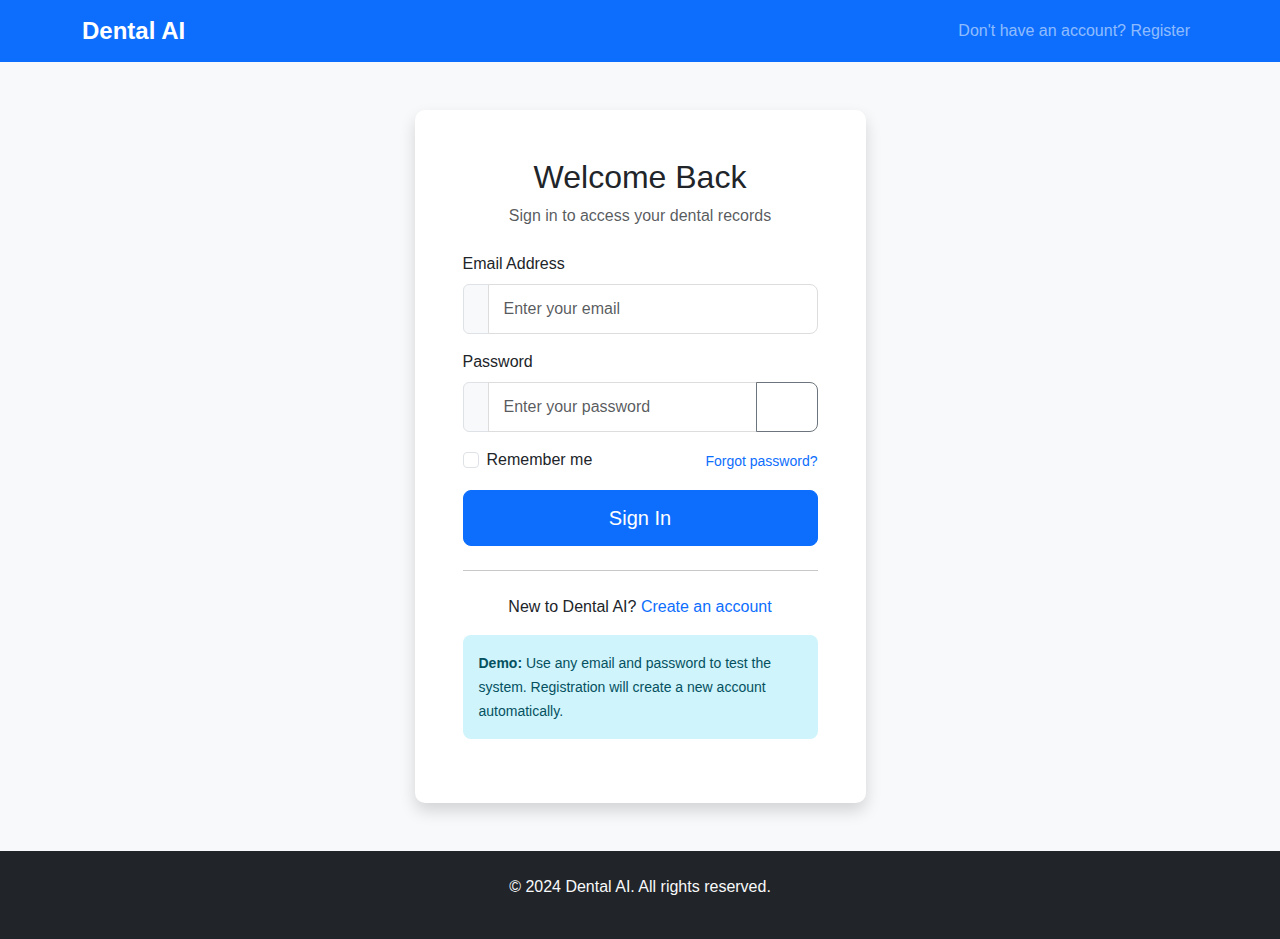
<file: frontend/appointments.html>
<!DOCTYPE html>
<html lang="en">
<head>
    <meta charset="UTF-8">
    <meta name="viewport" content="width=device-width, initial-scale=1.0">
    <title>Appointments - Dental AI</title>
    <link href="https://cdn.jsdelivr.net/npm/bootstrap@5.1.3/dist/css/bootstrap.min.css" rel="stylesheet">
    <link rel="stylesheet" href="static/css/style.css">
</head>
<body>
    <nav class="navbar navbar-expand-lg navbar-dark bg-primary">
        <div class="container">
            <a class="navbar-brand" href="dashboard.html">
                <i class="fas fa-tooth"></i> Dental AI
            </a>
            <div class="navbar-nav ms-auto">
                <div class="nav-item dropdown">
                    <a class="nav-link dropdown-toggle" href="#" id="userDropdown" role="button" 
                       data-bs-toggle="dropdown">
                        <i class="fas fa-user"></i>
                        <span id="userName">Loading...</span>
                    </a>
                    <ul class="dropdown-menu">
                        <li><a class="dropdown-item" href="dashboard.html">
                            <i class="fas fa-tachometer-alt me-2"></i>Dashboard
                        </a></li>
                        <li><hr class="dropdown-divider"></li>
                        <li><a class="dropdown-item" href="#" id="logoutBtn">
                            <i class="fas fa-sign-out-alt me-2"></i>Logout
                        </a></li>
                    </ul>
                </div>
            </div>
        </div>
    </nav>

    <div class="container-fluid mt-4">
        <div class="row">
            <!-- Sidebar -->
            <div class="col-lg-3 col-md-4">
                <div class="card">
                    <div class="card-body">
                        <div class="list-group list-group-flush">
                            <a href="dashboard.html" class="list-group-item list-group-item-action">
                                <i class="fas fa-tachometer-alt me-2"></i>Dashboard
                            </a>
                            <a href="profile.html" class="list-group-item list-group-item-action">
                                <i class="fas fa-user-edit me-2"></i>Medical Profile
                            </a>
                            <a href="appointments.html" class="list-group-item list-group-item-action active">
                                <i class="fas fa-calendar-check me-2"></i>Appointments
                            </a>
                            <a href="radiographs.html" class="list-group-item list-group-item-action">
                                <i class="fas fa-x-ray me-2"></i>Radiographs
                            </a>
                        </div>
                    </div>
                </div>
            </div>

            <!-- Main Content -->
            <div class="col-lg-9 col-md-8">
                <div class="d-flex justify-content-between align-items-center mb-4">
                    <h2>My Appointments</h2>
                    <button class="btn btn-primary" data-bs-toggle="modal" data-bs-target="#bookAppointmentModal">
                        <i class="fas fa-plus me-2"></i>Book New Appointment
                    </button>
                </div>
                
                <div id="alert-container"></div>

                <!-- Appointments List -->
                <div class="card">
                    <div class="card-body">
                        <div id="appointmentsList">
                            <div class="text-center py-5">
                                <div class="spinner-border" role="status">
                                    <span class="visually-hidden">Loading...</span>
                                </div>
                                <p class="mt-2">Loading appointments...</p>
                            </div>
                        </div>
                    </div>
                </div>
            </div>
        </div>
    </div>

    <!-- Book Appointment Modal -->
    <div class="modal fade" id="bookAppointmentModal" tabindex="-1">
        <div class="modal-dialog">
            <div class="modal-content">
                <div class="modal-header">
                    <h5 class="modal-title">Book New Appointment</h5>
                    <button type="button" class="btn-close" data-bs-dismiss="modal"></button>
                </div>
                <div class="modal-body">
                    <div id="modal-alert-container"></div>
                    <form id="bookAppointmentForm">
                        <div class="mb-3">
                            <label for="appointmentDate" class="form-label">Preferred Date & Time</label>
                            <input type="datetime-local" class="form-control" id="appointmentDate" required>
                        </div>
                        
                        <div class="mb-3">
                            <label for="appointmentType" class="form-label">Appointment Type</label>
                            <select class="form-select" id="appointmentType" required>
                                <option value="">Select appointment type</option>
                                <option value="cleaning">Regular Cleaning</option>
                                <option value="checkup">General Checkup</option>
                                <option value="consultation">Consultation</option>
                                <option value="filling">Filling</option>
                                <option value="extraction">Tooth Extraction</option>
                                <option value="root_canal">Root Canal</option>
                                <option value="crown">Crown/Bridge</option>
                                <option value="whitening">Teeth Whitening</option>
                                <option value="emergency">Emergency Visit</option>
                                <option value="other">Other</option>
                            </select>
                        </div>
                        
                        <div class="mb-3">
                            <label for="appointmentNotes" class="form-label">Additional Notes</label>
                            <textarea class="form-control" id="appointmentNotes" rows="3"
                                      placeholder="Any specific concerns or requests..."></textarea>
                        </div>
                    </form>
                </div>
                <div class="modal-footer">
                    <button type="button" class="btn btn-secondary" data-bs-dismiss="modal">Cancel</button>
                    <button type="button" class="btn btn-primary" onclick="bookAppointment()">
                        <span class="spinner-border spinner-border-sm me-2 d-none" id="bookSpinner"></span>
                        Book Appointment
                    </button>
                </div>
            </div>
        </div>
    </div>

    <!-- Edit Appointment Modal -->
    <div class="modal fade" id="editAppointmentModal" tabindex="-1">
        <div class="modal-dialog">
            <div class="modal-content">
                <div class="modal-header">
                    <h5 class="modal-title">Edit Appointment</h5>
                    <button type="button" class="btn-close" data-bs-dismiss="modal"></button>
                </div>
                <div class="modal-body">
                    <div id="edit-modal-alert-container"></div>
                    <form id="editAppointmentForm">
                        <input type="hidden" id="editAppointmentId">
                        <div class="mb-3">
                            <label for="editAppointmentDate" class="form-label">Date & Time</label>
                            <input type="datetime-local" class="form-control" id="editAppointmentDate" required>
                        </div>
                        
                        <div class="mb-3">
                            <label for="editAppointmentType" class="form-label">Appointment Type</label>
                            <select class="form-select" id="editAppointmentType" required>
                                <option value="cleaning">Regular Cleaning</option>
                                <option value="checkup">General Checkup</option>
                                <option value="consultation">Consultation</option>
                                <option value="filling">Filling</option>
                                <option value="extraction">Tooth Extraction</option>
                                <option value="root_canal">Root Canal</option>
                                <option value="crown">Crown/Bridge</option>
                                <option value="whitening">Teeth Whitening</option>
                                <option value="emergency">Emergency Visit</option>
                                <option value="other">Other</option>
                            </select>
                        </div>
                        
                        <div class="mb-3">
                            <label for="editAppointmentNotes" class="form-label">Notes</label>
                            <textarea class="form-control" id="editAppointmentNotes" rows="3"></textarea>
                        </div>
                    </form>
                </div>
                <div class="modal-footer">
                    <button type="button" class="btn btn-secondary" data-bs-dismiss="modal">Cancel</button>
                    <button type="button" class="btn btn-primary" onclick="updateAppointment()">
                        <span class="spinner-border spinner-border-sm me-2 d-none" id="updateSpinner"></span>
                        Update Appointment
                    </button>
                </div>
            </div>
        </div>
    </div>

    <script src="https://cdn.jsdelivr.net/npm/bootstrap@5.1.3/dist/js/bootstrap.bundle.min.js"></script>
    <script src="static/js/app.js"></script>
    <script src="static/js/auth.js"></script>
    <script>
        let appointments = [];

        document.addEventListener('DOMContentLoaded', function() {
            loadAppointments();
            
            // Set minimum date to today
            const now = new Date();
            now.setMinutes(now.getMinutes() - now.getTimezoneOffset());
            document.getElementById('appointmentDate').min = now.toISOString().slice(0, 16);
        });

        async function loadAppointments() {
            try {
                appointments = await API.get('/appointments/');
                displayAppointments();
            } catch (error) {
                console.error('Failed to load appointments:', error);
                document.getElementById('appointmentsList').innerHTML = `
                    <div class="alert alert-warning" role="alert">
                        <i class="fas fa-exclamation-triangle me-2"></i>
                        Failed to load appointments. <button class="btn btn-sm btn-outline-primary ms-2" onclick="loadAppointments()">Try Again</button>
                    </div>
                `;
            }
        }

        function displayAppointments() {
            const container = document.getElementById('appointmentsList');
            
            if (appointments.length === 0) {
                container.innerHTML = `
                    <div class="text-center py-5">
                        <i class="fas fa-calendar-plus fa-3x text-muted mb-3"></i>
                        <h5>No appointments scheduled</h5>
                        <p class="text-muted">Book your first appointment to get started.</p>
                        <button class="btn btn-primary" data-bs-toggle="modal" data-bs-target="#bookAppointmentModal">
                            <i class="fas fa-plus me-2"></i>Book Appointment
                        </button>
                    </div>
                `;
                return;
            }

            // Group appointments by status
            const upcoming = appointments.filter(apt => new Date(apt.appointment_date) >= new Date() && apt.status === 'scheduled');
            const past = appointments.filter(apt => new Date(apt.appointment_date) < new Date() || apt.status === 'completed');
            const cancelled = appointments.filter(apt => apt.status === 'cancelled');

            container.innerHTML = `
                ${upcoming.length > 0 ? `
                    <h5 class="mb-3">Upcoming Appointments</h5>
                    <div class="row mb-4">
                        ${upcoming.map(apt => createAppointmentCard(apt, true)).join('')}
                    </div>
                ` : ''}
                
                ${past.length > 0 ? `
                    <h5 class="mb-3">Past Appointments</h5>
                    <div class="row mb-4">
                        ${past.map(apt => createAppointmentCard(apt, false)).join('')}
                    </div>
                ` : ''}
                
                ${cancelled.length > 0 ? `
                    <h5 class="mb-3">Cancelled Appointments</h5>
                    <div class="row">
                        ${cancelled.map(apt => createAppointmentCard(apt, false)).join('')}
                    </div>
                ` : ''}
            `;
        }

        function createAppointmentCard(appointment, canEdit) {
            const date = new Date(appointment.appointment_date);
            const statusColor = getAppointmentStatusColor(appointment.status);
            
            return `
                <div class="col-lg-6 mb-3">
                    <div class="card appointment-card">
                        <div class="card-body">
                            <div class="d-flex justify-content-between align-items-start mb-2">
                                <h6 class="card-title">${Utils.capitalize(appointment.appointment_type.replace('_', ' '))}</h6>
                                <span class="badge bg-${statusColor}">${Utils.capitalize(appointment.status)}</span>
                            </div>
                            <p class="card-text">
                                <i class="fas fa-calendar me-2"></i>${Utils.formatDate(appointment.appointment_date)}
                            </p>
                            ${appointment.notes ? `<p class="card-text"><small class="text-muted">${appointment.notes}</small></p>` : ''}
                            ${canEdit ? `
                                <div class="btn-group w-100">
                                    <button class="btn btn-outline-primary btn-sm" onclick="editAppointment(${appointment.id})">
                                        <i class="fas fa-edit me-1"></i>Edit
                                    </button>
                                    <button class="btn btn-outline-danger btn-sm" onclick="cancelAppointment(${appointment.id})">
                                        <i class="fas fa-times me-1"></i>Cancel
                                    </button>
                                </div>
                            ` : ''}
                        </div>
                    </div>
                </div>
            `;
        }

        function getAppointmentStatusColor(status) {
            switch (status) {
                case 'scheduled': return 'primary';
                case 'completed': return 'success';
                case 'cancelled': return 'danger';
                default: return 'secondary';
            }
        }

        async function bookAppointment() {
            const appointmentDate = document.getElementById('appointmentDate').value;
            const appointmentType = document.getElementById('appointmentType').value;
            const notes = document.getElementById('appointmentNotes').value;
            
            if (!appointmentDate || !appointmentType) {
                Utils.showAlert('modal-alert-container', 'Please fill in all required fields.');
                return;
            }
            
            Utils.showSpinner('bookSpinner', true);
            
            try {
                await API.post('/appointments/', {
                    appointment_date: appointmentDate,
                    appointment_type: appointmentType,
                    notes: notes || null
                });
                
                bootstrap.Modal.getInstance(document.getElementById('bookAppointmentModal')).hide();
                Utils.showAlert('alert-container', 'Appointment booked successfully!', 'success');
                
                // Reset form
                document.getElementById('bookAppointmentForm').reset();
                
                // Reload appointments
                loadAppointments();
                
            } catch (error) {
                console.error('Failed to book appointment:', error);
                Utils.showAlert('modal-alert-container', error.message || 'Failed to book appointment.');
            } finally {
                Utils.showSpinner('bookSpinner', false);
            }
        }

        function editAppointment(appointmentId) {
            const appointment = appointments.find(apt => apt.id === appointmentId);
            if (!appointment) return;
            
            document.getElementById('editAppointmentId').value = appointment.id;
            document.getElementById('editAppointmentDate').value = new Date(appointment.appointment_date).toISOString().slice(0, 16);
            document.getElementById('editAppointmentType').value = appointment.appointment_type;
            document.getElementById('editAppointmentNotes').value = appointment.notes || '';
            
            new bootstrap.Modal(document.getElementById('editAppointmentModal')).show();
        }

        async function updateAppointment() {
            const appointmentId = document.getElementById('editAppointmentId').value;
            const appointmentDate = document.getElementById('editAppointmentDate').value;
            const appointmentType = document.getElementById('editAppointmentType').value;
            const notes = document.getElementById('editAppointmentNotes').value;
            
            Utils.showSpinner('updateSpinner', true);
            
            try {
                await API.put(`/appointments/${appointmentId}`, {
                    appointment_date: appointmentDate,
                    appointment_type: appointmentType,
                    notes: notes || null
                });
                
                bootstrap.Modal.getInstance(document.getElementById('editAppointmentModal')).hide();
                Utils.showAlert('alert-container', 'Appointment updated successfully!', 'success');
                loadAppointments();
                
            } catch (error) {
                console.error('Failed to update appointment:', error);
                Utils.showAlert('edit-modal-alert-container', error.message || 'Failed to update appointment.');
            } finally {
                Utils.showSpinner('updateSpinner', false);
            }
        }

        async function cancelAppointment(appointmentId) {
            if (!confirm('Are you sure you want to cancel this appointment?')) {
                return;
            }
            
            try {
                await API.delete(`/appointments/${appointmentId}`);
                Utils.showAlert('alert-container', 'Appointment cancelled successfully!', 'success');
                loadAppointments();
            } catch (error) {
                console.error('Failed to cancel appointment:', error);
                Utils.showAlert('alert-container', 'Failed to cancel appointment.');
            }
        }
    </script>
</body>
</html>
</file>
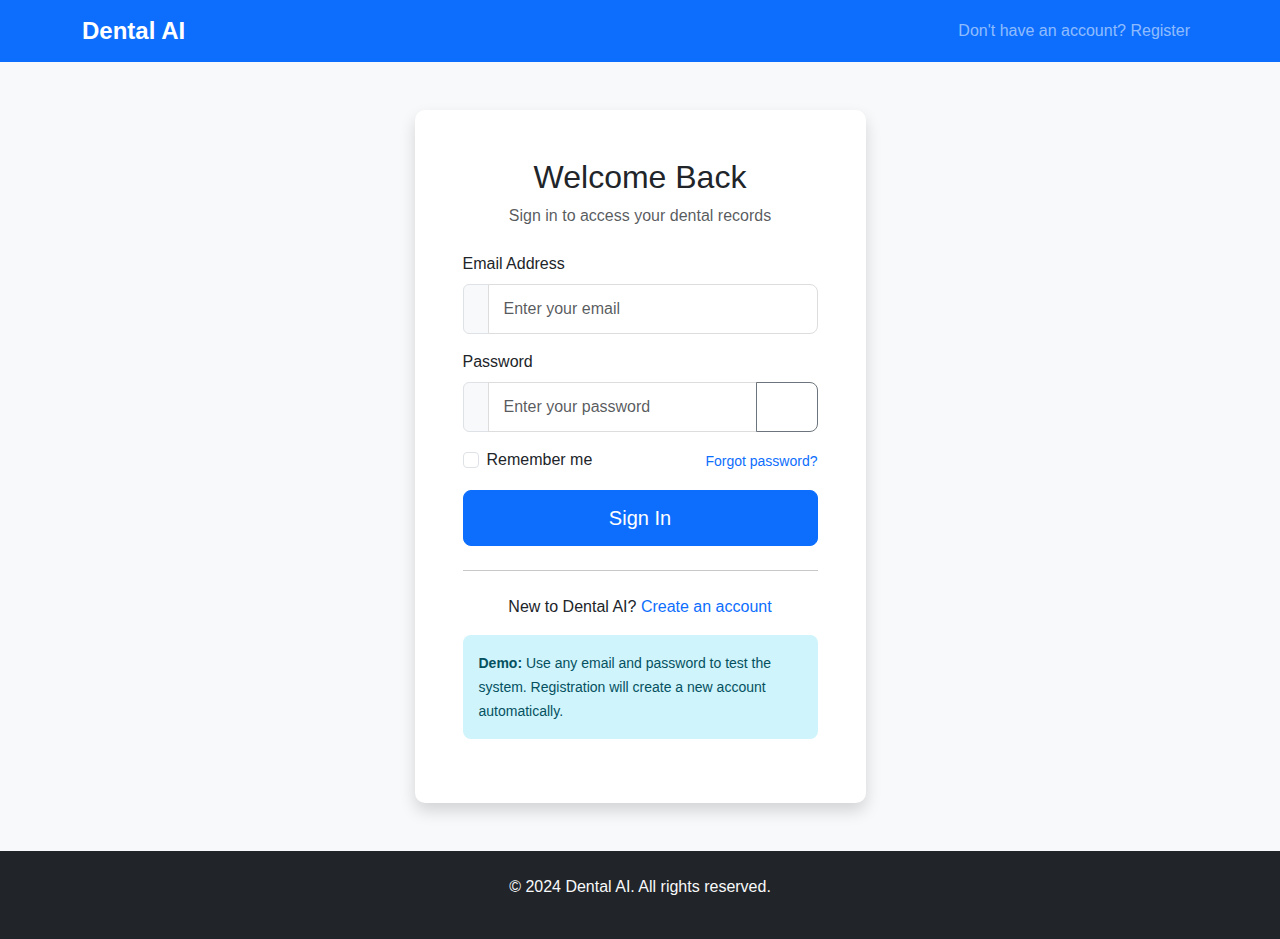
<file: frontend/dashboard.html>
<!DOCTYPE html>
<html lang="en">
<head>
    <meta charset="UTF-8">
    <meta name="viewport" content="width=device-width, initial-scale=1.0">
    <title>Dashboard - Dental AI</title>
    <link href="https://cdn.jsdelivr.net/npm/bootstrap@5.1.3/dist/css/bootstrap.min.css" rel="stylesheet">
    <link rel="stylesheet" href="static/css/style.css">
</head>
<body>
    <nav class="navbar navbar-expand-lg navbar-dark bg-primary">
        <div class="container">
            <a class="navbar-brand" href="dashboard.html">
                <i class="fas fa-tooth"></i> Dental AI
            </a>
            <div class="navbar-nav ms-auto">
                <div class="nav-item dropdown">
                    <a class="nav-link dropdown-toggle" href="#" id="userDropdown" role="button" 
                       data-bs-toggle="dropdown">
                        <i class="fas fa-user"></i>
                        <span id="userName">Loading...</span>
                    </a>
                    <ul class="dropdown-menu">
                        <li><a class="dropdown-item" href="profile.html">
                            <i class="fas fa-user-edit me-2"></i>Edit Profile
                        </a></li>
                        <li><hr class="dropdown-divider"></li>
                        <li><a class="dropdown-item" href="#" id="logoutBtn">
                            <i class="fas fa-sign-out-alt me-2"></i>Logout
                        </a></li>
                    </ul>
                </div>
            </div>
        </div>
    </nav>

    <div class="container-fluid mt-4">
        <div class="row">
            <!-- Sidebar -->
            <div class="col-lg-3 col-md-4">
                <div class="card">
                    <div class="card-body">
                        <div class="list-group list-group-flush">
                            <a href="dashboard.html" class="list-group-item list-group-item-action active">
                                <i class="fas fa-tachometer-alt me-2"></i>Dashboard
                            </a>
                            <a href="profile.html" class="list-group-item list-group-item-action">
                                <i class="fas fa-user-edit me-2"></i>Medical Profile
                            </a>
                            <a href="appointments.html" class="list-group-item list-group-item-action">
                                <i class="fas fa-calendar-check me-2"></i>Appointments
                            </a>
                            <a href="radiographs.html" class="list-group-item list-group-item-action">
                                <i class="fas fa-x-ray me-2"></i>Radiographs
                            </a>
                        </div>
                    </div>
                </div>
            </div>

            <!-- Main Content -->
            <div class="col-lg-9 col-md-8">
                <!-- Welcome Section -->
                <div class="row mb-4">
                    <div class="col-12">
                        <h1 class="h3">Welcome back, <span id="welcomeName">Patient</span>!</h1>
                        <p class="text-muted">Here's your dental health overview</p>
                    </div>
                </div>

                <!-- Stats Cards -->
                <div class="row mb-4">
                    <div class="col-lg-3 col-md-6 mb-3">
                        <div class="stats-card">
                            <i class="fas fa-calendar-check fa-2x mb-2"></i>
                            <h3 id="appointmentCount">-</h3>
                            <p>Appointments</p>
                        </div>
                    </div>
                    <div class="col-lg-3 col-md-6 mb-3">
                        <div class="stats-card">
                            <i class="fas fa-x-ray fa-2x mb-2"></i>
                            <h3 id="radiographCount">-</h3>
                            <p>Radiographs</p>
                        </div>
                    </div>
                    <div class="col-lg-3 col-md-6 mb-3">
                        <div class="stats-card">
                            <i class="fas fa-clock fa-2x mb-2"></i>
                            <h3 id="nextAppointment">-</h3>
                            <p>Days to Next</p>
                        </div>
                    </div>
                    <div class="col-lg-3 col-md-6 mb-3">
                        <div class="stats-card">
                            <i class="fas fa-heart fa-2x mb-2"></i>
                            <h3>Good</h3>
                            <p>Health Status</p>
                        </div>
                    </div>
                </div>

                <!-- Quick Actions -->
                <div class="row mb-4">
                    <div class="col-12">
                        <div class="card">
                            <div class="card-header">
                                <h5 class="card-title mb-0">Quick Actions</h5>
                            </div>
                            <div class="card-body">
                                <div class="row">
                                    <div class="col-lg-3 col-md-6 mb-3">
                                        <a href="appointments.html#book" class="btn btn-primary w-100">
                                            <i class="fas fa-plus me-2"></i>Book Appointment
                                        </a>
                                    </div>
                                    <div class="col-lg-3 col-md-6 mb-3">
                                        <a href="radiographs.html#upload" class="btn btn-outline-primary w-100">
                                            <i class="fas fa-upload me-2"></i>Upload X-Ray
                                        </a>
                                    </div>
                                    <div class="col-lg-3 col-md-6 mb-3">
                                        <a href="profile.html" class="btn btn-outline-secondary w-100">
                                            <i class="fas fa-edit me-2"></i>Update Profile
                                        </a>
                                    </div>
                                    <div class="col-lg-3 col-md-6 mb-3">
                                        <button class="btn btn-outline-info w-100" onclick="loadDashboardData()">
                                            <i class="fas fa-sync me-2"></i>Refresh
                                        </button>
                                    </div>
                                </div>
                            </div>
                        </div>
                    </div>
                </div>

                <!-- Recent Activity -->
                <div class="row">
                    <div class="col-lg-8">
                        <div class="card">
                            <div class="card-header d-flex justify-content-between align-items-center">
                                <h5 class="card-title mb-0">Upcoming Appointments</h5>
                                <a href="appointments.html" class="btn btn-sm btn-outline-primary">View All</a>
                            </div>
                            <div class="card-body">
                                <div id="recentAppointments">
                                    <div class="text-center py-3">
                                        <div class="spinner-border" role="status">
                                            <span class="visually-hidden">Loading...</span>
                                        </div>
                                    </div>
                                </div>
                            </div>
                        </div>
                    </div>

                    <div class="col-lg-4">
                        <div class="card">
                            <div class="card-header">
                                <h5 class="card-title mb-0">Recent Radiographs</h5>
                            </div>
                            <div class="card-body">
                                <div id="recentRadiographs">
                                    <div class="text-center py-3">
                                        <div class="spinner-border" role="status">
                                            <span class="visually-hidden">Loading...</span>
                                        </div>
                                    </div>
                                </div>
                            </div>
                        </div>
                    </div>
                </div>
            </div>
        </div>
    </div>

    <script src="https://cdn.jsdelivr.net/npm/bootstrap@5.1.3/dist/js/bootstrap.bundle.min.js"></script>
    <script src="static/js/app.js"></script>
    <script src="static/js/auth.js"></script>
    <script src="static/js/dashboard.js"></script>
</body>
</html>
</file>
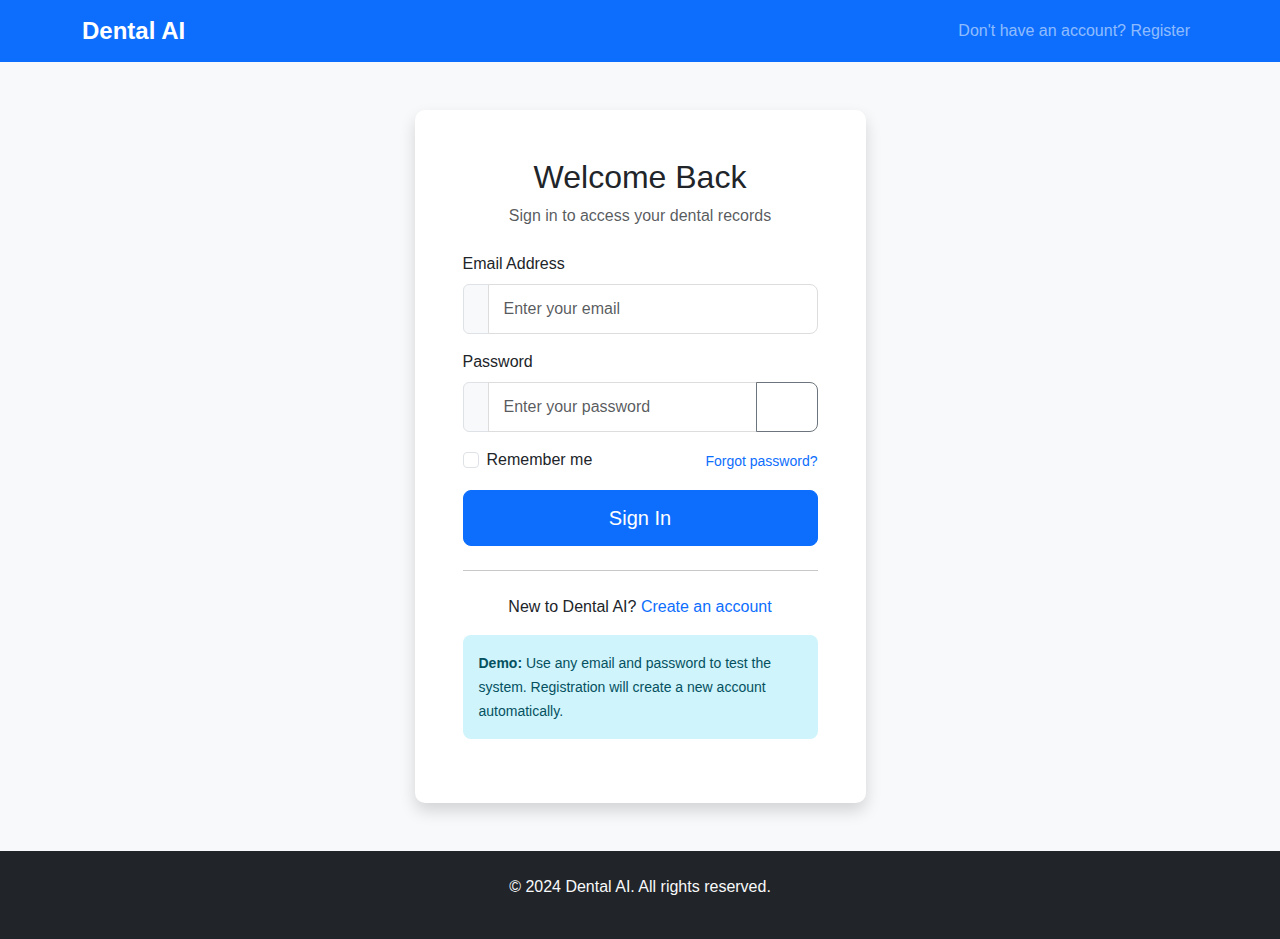
<file: frontend/login.html>
<!DOCTYPE html>
<html lang="en">
<head>
    <meta charset="UTF-8">
    <meta name="viewport" content="width=device-width, initial-scale=1.0">
    <title>Login - Dental AI</title>
    <link href="https://cdn.jsdelivr.net/npm/bootstrap@5.1.3/dist/css/bootstrap.min.css" rel="stylesheet">
    <link rel="stylesheet" href="static/css/style.css">
</head>
<body>
    <nav class="navbar navbar-expand-lg navbar-dark bg-primary">
        <div class="container">
            <a class="navbar-brand" href="index.html">
                <i class="fas fa-tooth"></i> Dental AI
            </a>
            <div class="navbar-nav ms-auto">
                <a class="nav-link" href="register.html">Don't have an account? Register</a>
            </div>
        </div>
    </nav>

    <div class="container mt-5">
        <div class="row justify-content-center">
            <div class="col-lg-5 col-md-7">
                <div class="card shadow">
                    <div class="card-body p-5">
                        <div class="text-center mb-4">
                            <h2 class="card-title">Welcome Back</h2>
                            <p class="text-muted">Sign in to access your dental records</p>
                        </div>

                        <div id="alert-container"></div>

                        <form id="loginForm">
                            <div class="mb-3">
                                <label for="email" class="form-label">Email Address</label>
                                <div class="input-group">
                                    <span class="input-group-text">
                                        <i class="fas fa-envelope"></i>
                                    </span>
                                    <input type="email" class="form-control" id="email" required 
                                           placeholder="Enter your email">
                                </div>
                            </div>
                            
                            <div class="mb-3">
                                <label for="password" class="form-label">Password</label>
                                <div class="input-group">
                                    <span class="input-group-text">
                                        <i class="fas fa-lock"></i>
                                    </span>
                                    <input type="password" class="form-control" id="password" required 
                                           placeholder="Enter your password">
                                    <button class="btn btn-outline-secondary" type="button" id="togglePassword">
                                        <i class="fas fa-eye"></i>
                                    </button>
                                </div>
                            </div>

                            <div class="mb-3 d-flex justify-content-between align-items-center">
                                <div class="form-check">
                                    <input class="form-check-input" type="checkbox" id="rememberMe">
                                    <label class="form-check-label" for="rememberMe">
                                        Remember me
                                    </label>
                                </div>
                                <a href="#" class="text-primary text-decoration-none small">
                                    Forgot password?
                                </a>
                            </div>

                            <button type="submit" class="btn btn-primary w-100 btn-lg">
                                <span class="spinner-border spinner-border-sm me-2 d-none" id="loginSpinner"></span>
                                Sign In
                            </button>
                        </form>

                        <hr class="my-4">
                        
                        <div class="text-center">
                            <p class="mb-0">New to Dental AI? 
                                <a href="register.html" class="text-primary text-decoration-none">Create an account</a>
                            </p>
                        </div>

                        <!-- Demo credentials info -->
                        <div class="alert alert-info mt-3" role="alert">
                            <small>
                                <strong>Demo:</strong> Use any email and password to test the system.
                                Registration will create a new account automatically.
                            </small>
                        </div>
                    </div>
                </div>
            </div>
        </div>
    </div>

    <footer class="bg-dark text-light py-4 mt-5">
        <div class="container text-center">
            <p>&copy; 2024 Dental AI. All rights reserved.</p>
        </div>
    </footer>

    <script src="https://cdn.jsdelivr.net/npm/bootstrap@5.1.3/dist/js/bootstrap.bundle.min.js"></script>
    <script src="static/js/app.js"></script>
    <script src="static/js/auth.js"></script>
</body>
</html>
</file>
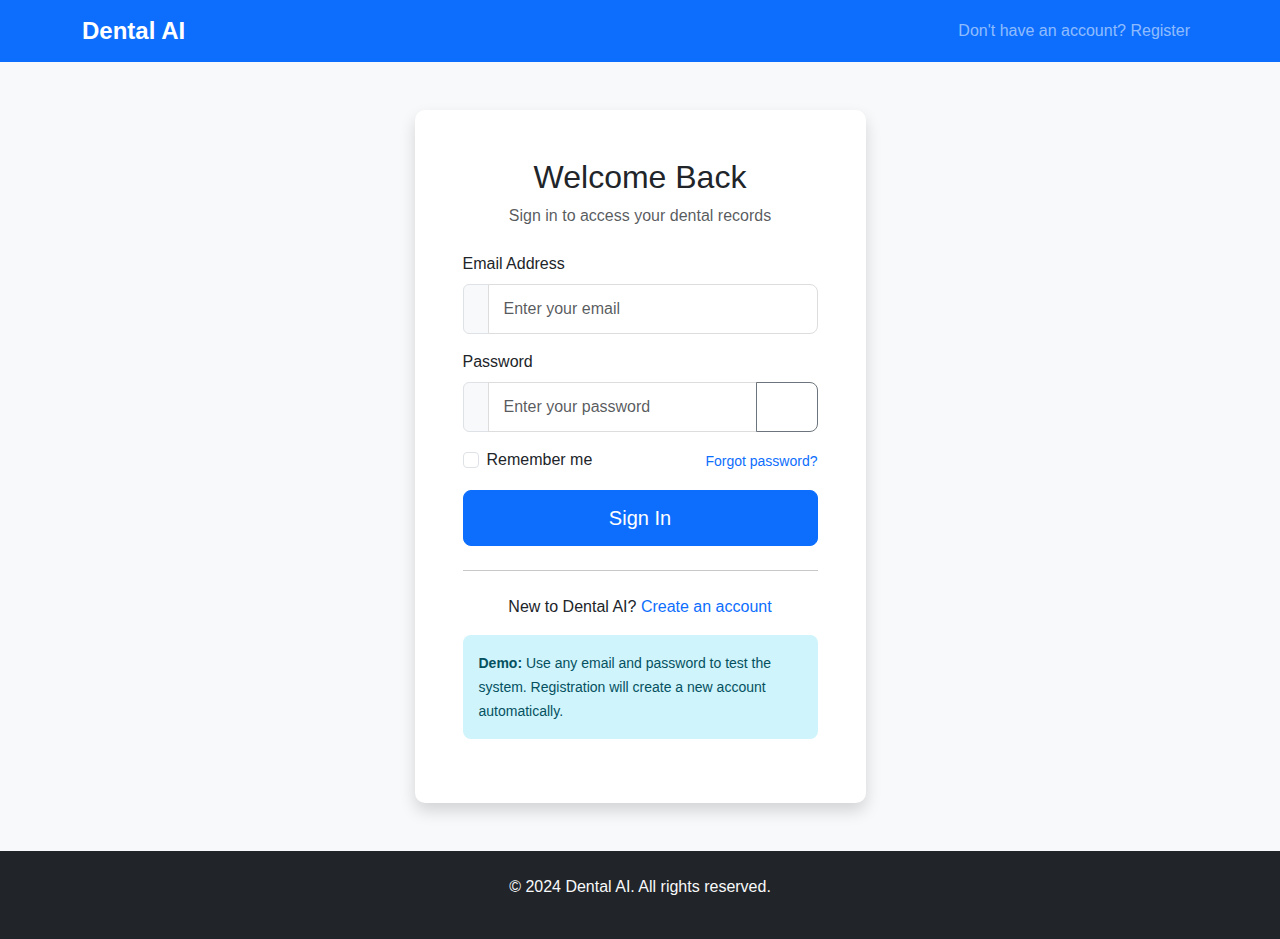
<file: frontend/radiographs.html>
<!DOCTYPE html>
<html lang="en">
<head>
    <meta charset="UTF-8">
    <meta name="viewport" content="width=device-width, initial-scale=1.0">
    <title>Radiographs - Dental AI</title>
    <link href="https://cdn.jsdelivr.net/npm/bootstrap@5.1.3/dist/css/bootstrap.min.css" rel="stylesheet">
    <link rel="stylesheet" href="static/css/style.css">
</head>
<body>
    <nav class="navbar navbar-expand-lg navbar-dark bg-primary">
        <div class="container">
            <a class="navbar-brand" href="dashboard.html">
                <i class="fas fa-tooth"></i> Dental AI
            </a>
            <div class="navbar-nav ms-auto">
                <div class="nav-item dropdown">
                    <a class="nav-link dropdown-toggle" href="#" id="userDropdown" role="button" 
                       data-bs-toggle="dropdown">
                        <i class="fas fa-user"></i>
                        <span id="userName">Loading...</span>
                    </a>
                    <ul class="dropdown-menu">
                        <li><a class="dropdown-item" href="dashboard.html">
                            <i class="fas fa-tachometer-alt me-2"></i>Dashboard
                        </a></li>
                        <li><hr class="dropdown-divider"></li>
                        <li><a class="dropdown-item" href="#" id="logoutBtn">
                            <i class="fas fa-sign-out-alt me-2"></i>Logout
                        </a></li>
                    </ul>
                </div>
            </div>
        </div>
    </nav>

    <div class="container-fluid mt-4">
        <div class="row">
            <!-- Sidebar -->
            <div class="col-lg-3 col-md-4">
                <div class="card">
                    <div class="card-body">
                        <div class="list-group list-group-flush">
                            <a href="dashboard.html" class="list-group-item list-group-item-action">
                                <i class="fas fa-tachometer-alt me-2"></i>Dashboard
                            </a>
                            <a href="profile.html" class="list-group-item list-group-item-action">
                                <i class="fas fa-user-edit me-2"></i>Medical Profile
                            </a>
                            <a href="appointments.html" class="list-group-item list-group-item-action">
                                <i class="fas fa-calendar-check me-2"></i>Appointments
                            </a>
                            <a href="radiographs.html" class="list-group-item list-group-item-action active">
                                <i class="fas fa-x-ray me-2"></i>Radiographs
                            </a>
                        </div>
                    </div>
                </div>
            </div>

            <!-- Main Content -->
            <div class="col-lg-9 col-md-8">
                <div class="d-flex justify-content-between align-items-center mb-4">
                    <h2>My Radiographs</h2>
                    <button class="btn btn-primary" data-bs-toggle="modal" data-bs-target="#uploadModal">
                        <i class="fas fa-upload me-2"></i>Upload X-Ray
                    </button>
                </div>
                
                <div id="alert-container"></div>

                <!-- Upload Area -->
                <div class="card mb-4" id="uploadArea">
                    <div class="card-body">
                        <div class="file-upload-area" onclick="document.getElementById('fileInput').click()">
                            <i class="fas fa-cloud-upload-alt fa-3x text-primary mb-3"></i>
                            <h5>Drop files here or click to upload</h5>
                            <p class="text-muted">Supported formats: JPEG, PNG, TIFF (Max 10MB)</p>
                            <input type="file" id="fileInput" accept="image/jpeg,image/png,image/tiff" multiple style="display: none">
                        </div>
                        <div id="uploadProgress" class="mt-3" style="display: none;">
                            <div class="progress">
                                <div class="progress-bar" role="progressbar" style="width: 0%"></div>
                            </div>
                        </div>
                    </div>
                </div>

                <!-- Radiographs Grid -->
                <div class="card">
                    <div class="card-body">
                        <div id="radiographsGrid">
                            <div class="text-center py-5">
                                <div class="spinner-border" role="status">
                                    <span class="visually-hidden">Loading...</span>
                                </div>
                                <p class="mt-2">Loading radiographs...</p>
                            </div>
                        </div>
                    </div>
                </div>
            </div>
        </div>
    </div>

    <!-- Upload Modal -->
    <div class="modal fade" id="uploadModal" tabindex="-1">
        <div class="modal-dialog">
            <div class="modal-content">
                <div class="modal-header">
                    <h5 class="modal-title">Upload Radiograph</h5>
                    <button type="button" class="btn-close" data-bs-dismiss="modal"></button>
                </div>
                <div class="modal-body">
                    <div id="modal-alert-container"></div>
                    <form id="uploadForm" enctype="multipart/form-data">
                        <div class="mb-3">
                            <label for="modalFileInput" class="form-label">Select X-Ray Image</label>
                            <input type="file" class="form-control" id="modalFileInput" 
                                   accept="image/jpeg,image/png,image/tiff" required>
                            <div class="form-text">Supported formats: JPEG, PNG, TIFF (Max 10MB)</div>
                        </div>
                        
                        <div class="mb-3">
                            <label for="description" class="form-label">Description (Optional)</label>
                            <textarea class="form-control" id="description" rows="3"
                                      placeholder="Add any notes about this X-Ray..."></textarea>
                        </div>

                        <div id="imagePreview" class="mb-3" style="display: none;">
                            <label class="form-label">Preview:</label>
                            <div class="text-center">
                                <img id="previewImage" src="" alt="Preview" class="img-fluid" style="max-height: 200px;">
                            </div>
                        </div>
                    </form>
                </div>
                <div class="modal-footer">
                    <button type="button" class="btn btn-secondary" data-bs-dismiss="modal">Cancel</button>
                    <button type="button" class="btn btn-primary" onclick="uploadRadiograph()">
                        <span class="spinner-border spinner-border-sm me-2 d-none" id="uploadSpinner"></span>
                        Upload
                    </button>
                </div>
            </div>
        </div>
    </div>

    <!-- View Modal -->
    <div class="modal fade" id="viewModal" tabindex="-1">
        <div class="modal-dialog modal-lg">
            <div class="modal-content">
                <div class="modal-header">
                    <h5 class="modal-title" id="viewModalTitle">Radiograph</h5>
                    <button type="button" class="btn-close" data-bs-dismiss="modal"></button>
                </div>
                <div class="modal-body text-center">
                    <img id="viewImage" src="" alt="Radiograph" class="img-fluid">
                    <div id="viewInfo" class="mt-3"></div>
                </div>
                <div class="modal-footer">
                    <button type="button" class="btn btn-secondary" data-bs-dismiss="modal">Close</button>
                    <button type="button" class="btn btn-primary" id="downloadBtn">
                        <i class="fas fa-download me-2"></i>Download
                    </button>
                </div>
            </div>
        </div>
    </div>

    <script src="https://cdn.jsdelivr.net/npm/bootstrap@5.1.3/dist/js/bootstrap.bundle.min.js"></script>
    <script src="static/js/app.js"></script>
    <script src="static/js/auth.js"></script>
    <script>
        let radiographs = [];

        document.addEventListener('DOMContentLoaded', function() {
            loadRadiographs();
            setupFileUpload();
        });

        function setupFileUpload() {
            const uploadArea = document.querySelector('.file-upload-area');
            const fileInput = document.getElementById('fileInput');
            const modalFileInput = document.getElementById('modalFileInput');

            // Drag and drop functionality
            uploadArea.addEventListener('dragover', function(e) {
                e.preventDefault();
                uploadArea.classList.add('dragover');
            });

            uploadArea.addEventListener('dragleave', function(e) {
                e.preventDefault();
                uploadArea.classList.remove('dragover');
            });

            uploadArea.addEventListener('drop', function(e) {
                e.preventDefault();
                uploadArea.classList.remove('dragover');
                handleFiles(e.dataTransfer.files);
            });

            fileInput.addEventListener('change', function(e) {
                handleFiles(e.target.files);
            });

            // Modal file input preview
            modalFileInput.addEventListener('change', function(e) {
                const file = e.target.files[0];
                if (file) {
                    showImagePreview(file);
                }
            });
        }

        function handleFiles(files) {
            for (let file of files) {
                if (validateFile(file)) {
                    uploadFile(file);
                }
            }
        }

        function validateFile(file) {
            const allowedTypes = ['image/jpeg', 'image/png', 'image/tiff'];
            const maxSize = 10 * 1024 * 1024; // 10MB

            if (!allowedTypes.includes(file.type)) {
                Utils.showAlert('alert-container', 'Invalid file type. Only JPEG, PNG, and TIFF files are allowed.');
                return false;
            }

            if (file.size > maxSize) {
                Utils.showAlert('alert-container', 'File size too large. Maximum size is 10MB.');
                return false;
            }

            return true;
        }

        async function uploadFile(file, description = '') {
            const formData = new FormData();
            formData.append('file', file);
            if (description) {
                formData.append('description', description);
            }

            const progressBar = document.querySelector('.progress-bar');
            const uploadProgress = document.getElementById('uploadProgress');
            uploadProgress.style.display = 'block';

            try {
                // Simulate progress (since fetch doesn't support upload progress easily)
                progressBar.style.width = '30%';
                
                const result = await API.upload('/patients/radiographs/upload', formData);
                
                progressBar.style.width = '100%';
                Utils.showAlert('alert-container', 'Radiograph uploaded successfully!', 'success');
                
                setTimeout(() => {
                    uploadProgress.style.display = 'none';
                    progressBar.style.width = '0%';
                }, 2000);
                
                loadRadiographs();
                
            } catch (error) {
                console.error('Upload failed:', error);
                Utils.showAlert('alert-container', error.message || 'Failed to upload radiograph.');
                uploadProgress.style.display = 'none';
            }
        }

        function showImagePreview(file) {
            const reader = new FileReader();
            reader.onload = function(e) {
                document.getElementById('previewImage').src = e.target.result;
                document.getElementById('imagePreview').style.display = 'block';
            };
            reader.readAsDataURL(file);
        }

        async function uploadRadiograph() {
            const fileInput = document.getElementById('modalFileInput');
            const description = document.getElementById('description').value;
            
            if (!fileInput.files.length) {
                Utils.showAlert('modal-alert-container', 'Please select a file to upload.');
                return;
            }

            const file = fileInput.files[0];
            if (!validateFile(file)) {
                return;
            }

            Utils.showSpinner('uploadSpinner', true);

            try {
                await uploadFile(file, description);
                bootstrap.Modal.getInstance(document.getElementById('uploadModal')).hide();
                
                // Reset form
                document.getElementById('uploadForm').reset();
                document.getElementById('imagePreview').style.display = 'none';
                
            } catch (error) {
                console.error('Upload failed:', error);
                Utils.showAlert('modal-alert-container', error.message || 'Failed to upload radiograph.');
            } finally {
                Utils.showSpinner('uploadSpinner', false);
            }
        }

        async function loadRadiographs() {
            try {
                radiographs = await API.get('/patients/radiographs');
                displayRadiographs();
            } catch (error) {
                console.error('Failed to load radiographs:', error);
                document.getElementById('radiographsGrid').innerHTML = `
                    <div class="alert alert-warning" role="alert">
                        <i class="fas fa-exclamation-triangle me-2"></i>
                        Failed to load radiographs. <button class="btn btn-sm btn-outline-primary ms-2" onclick="loadRadiographs()">Try Again</button>
                    </div>
                `;
            }
        }

        function displayRadiographs() {
            const grid = document.getElementById('radiographsGrid');
            
            if (radiographs.length === 0) {
                grid.innerHTML = `
                    <div class="text-center py-5">
                        <i class="fas fa-x-ray fa-3x text-muted mb-3"></i>
                        <h5>No radiographs uploaded yet</h5>
                        <p class="text-muted">Upload your first X-Ray to get started.</p>
                        <button class="btn btn-primary" data-bs-toggle="modal" data-bs-target="#uploadModal">
                            <i class="fas fa-upload me-2"></i>Upload X-Ray
                        </button>
                    </div>
                `;
                return;
            }

            grid.innerHTML = `
                <div class="radiograph-grid">
                    ${radiographs.map(radiograph => createRadiographCard(radiograph)).join('')}
                </div>
            `;
        }

        function createRadiographCard(radiograph) {
            return `
                <div class="radiograph-item" onclick="viewRadiograph(${radiograph.id})">
                    <div class="radiograph-thumbnail">
                        <i class="fas fa-x-ray fa-3x text-primary"></i>
                    </div>
                    <div class="mt-2">
                        <h6 class="mb-1">${radiograph.original_filename}</h6>
                        <small class="text-muted d-block">
                            <i class="fas fa-calendar me-1"></i>
                            ${new Date(radiograph.upload_date).toLocaleDateString()}
                        </small>
                        <small class="text-muted d-block">
                            <i class="fas fa-file me-1"></i>
                            ${Utils.formatFileSize(radiograph.file_size)}
                        </small>
                        ${radiograph.description ? `
                            <small class="text-muted d-block mt-1">${radiograph.description}</small>
                        ` : ''}
                    </div>
                </div>
            `;
        }

        function viewRadiograph(radiographId) {
            const radiograph = radiographs.find(r => r.id === radiographId);
            if (!radiograph) return;

            document.getElementById('viewModalTitle').textContent = radiograph.original_filename;
            
            // Set image source to the API endpoint
            const imageUrl = `${API_BASE}/patients/radiographs/${radiographId}`;
            const token = localStorage.getItem('token');
            
            // Create authenticated image request
            fetch(imageUrl, {
                headers: {
                    'Authorization': `Bearer ${token}`
                }
            })
            .then(response => response.blob())
            .then(blob => {
                const imageObjectURL = URL.createObjectURL(blob);
                document.getElementById('viewImage').src = imageObjectURL;
            })
            .catch(error => {
                console.error('Failed to load image:', error);
                document.getElementById('viewImage').alt = 'Failed to load image';
            });

            document.getElementById('viewInfo').innerHTML = `
                <div class="row text-start">
                    <div class="col-md-6">
                        <strong>Upload Date:</strong><br>
                        ${Utils.formatDate(radiograph.upload_date)}
                    </div>
                    <div class="col-md-6">
                        <strong>File Size:</strong><br>
                        ${Utils.formatFileSize(radiograph.file_size)}
                    </div>
                    ${radiograph.description ? `
                        <div class="col-12 mt-2">
                            <strong>Description:</strong><br>
                            ${radiograph.description}
                        </div>
                    ` : ''}
                </div>
            `;

            document.getElementById('downloadBtn').onclick = () => downloadRadiograph(radiographId);
            
            new bootstrap.Modal(document.getElementById('viewModal')).show();
        }

        function downloadRadiograph(radiographId) {
            const radiograph = radiographs.find(r => r.id === radiographId);
            if (!radiograph) return;

            const downloadUrl = `${API_BASE}/patients/radiographs/${radiographId}`;
            const token = localStorage.getItem('token');
            
            fetch(downloadUrl, {
                headers: {
                    'Authorization': `Bearer ${token}`
                }
            })
            .then(response => response.blob())
            .then(blob => {
                const url = window.URL.createObjectURL(blob);
                const a = document.createElement('a');
                a.href = url;
                a.download = radiograph.original_filename;
                document.body.appendChild(a);
                a.click();
                document.body.removeChild(a);
                window.URL.revokeObjectURL(url);
            })
            .catch(error => {
                console.error('Download failed:', error);
                Utils.showAlert('alert-container', 'Failed to download radiograph.');
            });
        }
    </script>
</body>
</html>
</file>
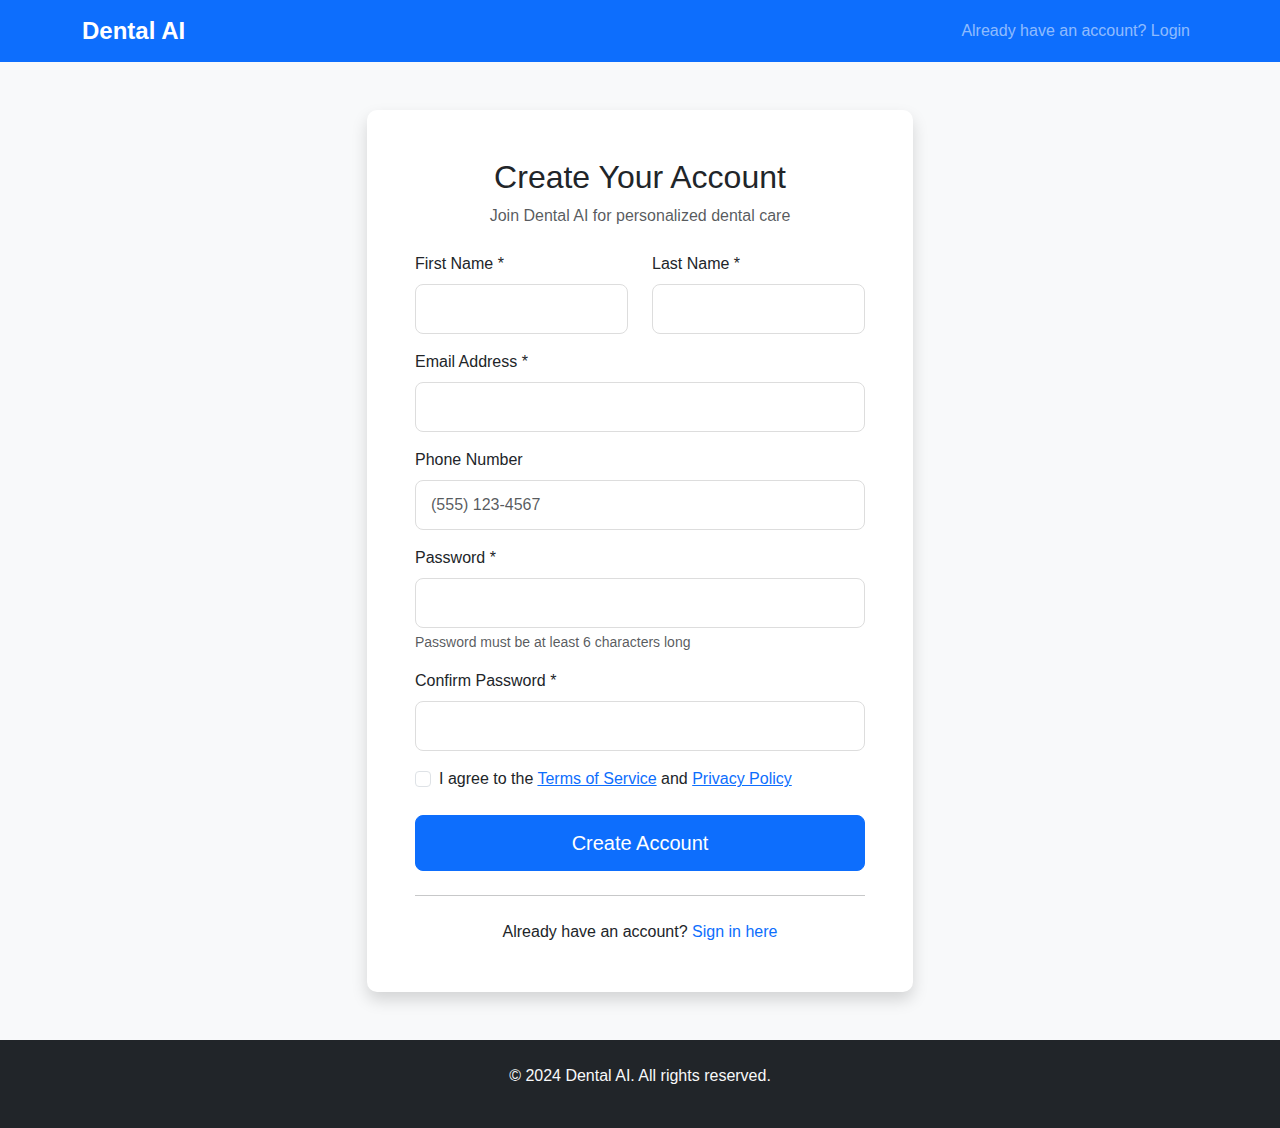
<file: frontend/register.html>
<!DOCTYPE html>
<html lang="en">
<head>
    <meta charset="UTF-8">
    <meta name="viewport" content="width=device-width, initial-scale=1.0">
    <title>Register - Dental AI</title>
    <link href="https://cdn.jsdelivr.net/npm/bootstrap@5.1.3/dist/css/bootstrap.min.css" rel="stylesheet">
    <link rel="stylesheet" href="static/css/style.css">
</head>
<body>
    <nav class="navbar navbar-expand-lg navbar-dark bg-primary">
        <div class="container">
            <a class="navbar-brand" href="index.html">
                <i class="fas fa-tooth"></i> Dental AI
            </a>
            <div class="navbar-nav ms-auto">
                <a class="nav-link" href="login.html">Already have an account? Login</a>
            </div>
        </div>
    </nav>

    <div class="container mt-5">
        <div class="row justify-content-center">
            <div class="col-lg-6 col-md-8">
                <div class="card shadow">
                    <div class="card-body p-5">
                        <div class="text-center mb-4">
                            <h2 class="card-title">Create Your Account</h2>
                            <p class="text-muted">Join Dental AI for personalized dental care</p>
                        </div>

                        <div id="alert-container"></div>

                        <form id="registerForm">
                            <div class="row">
                                <div class="col-md-6 mb-3">
                                    <label for="firstName" class="form-label">First Name *</label>
                                    <input type="text" class="form-control" id="firstName" required>
                                </div>
                                <div class="col-md-6 mb-3">
                                    <label for="lastName" class="form-label">Last Name *</label>
                                    <input type="text" class="form-control" id="lastName" required>
                                </div>
                            </div>
                            
                            <div class="mb-3">
                                <label for="email" class="form-label">Email Address *</label>
                                <input type="email" class="form-control" id="email" required>
                            </div>
                            
                            <div class="mb-3">
                                <label for="phone" class="form-label">Phone Number</label>
                                <input type="tel" class="form-control" id="phone" placeholder="(555) 123-4567">
                            </div>
                            
                            <div class="mb-3">
                                <label for="password" class="form-label">Password *</label>
                                <input type="password" class="form-control" id="password" required>
                                <div class="form-text">Password must be at least 6 characters long</div>
                            </div>
                            
                            <div class="mb-3">
                                <label for="confirmPassword" class="form-label">Confirm Password *</label>
                                <input type="password" class="form-control" id="confirmPassword" required>
                            </div>

                            <div class="mb-4">
                                <div class="form-check">
                                    <input class="form-check-input" type="checkbox" id="agreeTerms" required>
                                    <label class="form-check-label" for="agreeTerms">
                                        I agree to the <a href="#" class="text-primary">Terms of Service</a> and 
                                        <a href="#" class="text-primary">Privacy Policy</a>
                                    </label>
                                </div>
                            </div>

                            <button type="submit" class="btn btn-primary w-100 btn-lg">
                                <span class="spinner-border spinner-border-sm me-2 d-none" id="registerSpinner"></span>
                                Create Account
                            </button>
                        </form>

                        <hr class="my-4">
                        
                        <div class="text-center">
                            <p class="mb-0">Already have an account? 
                                <a href="login.html" class="text-primary text-decoration-none">Sign in here</a>
                            </p>
                        </div>
                    </div>
                </div>
            </div>
        </div>
    </div>

    <footer class="bg-dark text-light py-4 mt-5">
        <div class="container text-center">
            <p>&copy; 2024 Dental AI. All rights reserved.</p>
        </div>
    </footer>

    <script src="https://cdn.jsdelivr.net/npm/bootstrap@5.1.3/dist/js/bootstrap.bundle.min.js"></script>
    <script src="static/js/app.js"></script>
    <script src="static/js/auth.js"></script>
</body>
</html>
</file>
<file: frontend/static/css/style.css>
:root {
    --primary-color: #0d6efd;
    --secondary-color: #6c757d;
    --success-color: #198754;
    --danger-color: #dc3545;
    --warning-color: #ffc107;
    --info-color: #0dcaf0;
    --light-color: #f8f9fa;
    --dark-color: #212529;
    --dental-blue: #2c5aa0;
    --dental-light: #e8f4fd;
}

body {
    font-family: 'Segoe UI', Tahoma, Geneva, Verdana, sans-serif;
    background-color: #f8f9fa;
}

.navbar-brand {
    font-weight: bold;
    font-size: 1.5rem;
}

.hero-section {
    padding: 80px 0;
    background: linear-gradient(135deg, var(--dental-blue) 0%, var(--primary-color) 100%);
    color: white;
    min-height: 100vh;
    display: flex;
    align-items: center;
}

.hero-section .card {
    background: white;
    color: var(--dark-color);
    border: none;
    border-radius: 15px;
}

.feature-icon i {
    opacity: 0.8;
}

.btn {
    border-radius: 8px;
    padding: 12px 30px;
    font-weight: 500;
    transition: all 0.3s ease;
}

.btn:hover {
    transform: translateY(-2px);
    box-shadow: 0 4px 12px rgba(0,0,0,0.15);
}

.form-control {
    border-radius: 8px;
    padding: 12px 15px;
    border: 1px solid #ddd;
    transition: border-color 0.3s ease;
}

.form-control:focus {
    border-color: var(--primary-color);
    box-shadow: 0 0 0 0.2rem rgba(13, 110, 253, 0.25);
}

.card {
    border: none;
    box-shadow: 0 2px 10px rgba(0,0,0,0.1);
    border-radius: 10px;
}

.alert {
    border: none;
    border-radius: 8px;
}

.table {
    background: white;
}

.table thead th {
    background-color: var(--dental-light);
    color: var(--dental-blue);
    border: none;
    font-weight: 600;
}

.badge {
    padding: 6px 12px;
    border-radius: 6px;
}

.loading {
    display: none;
    text-align: center;
    padding: 20px;
}

.spinner-border {
    width: 3rem;
    height: 3rem;
}

.appointment-card {
    transition: transform 0.3s ease;
    cursor: pointer;
}

.appointment-card:hover {
    transform: translateY(-5px);
}

.file-upload-area {
    border: 2px dashed #ddd;
    border-radius: 10px;
    padding: 40px 20px;
    text-align: center;
    background-color: #fafafa;
    transition: all 0.3s ease;
    cursor: pointer;
}

.file-upload-area:hover {
    border-color: var(--primary-color);
    background-color: var(--dental-light);
}

.file-upload-area.dragover {
    border-color: var(--success-color);
    background-color: rgba(25, 135, 84, 0.1);
}

.profile-section {
    background: white;
    padding: 30px;
    border-radius: 10px;
    margin-bottom: 30px;
}

.stats-card {
    background: linear-gradient(135deg, var(--primary-color), var(--dental-blue));
    color: white;
    padding: 25px;
    border-radius: 10px;
    text-align: center;
}

.stats-card h3 {
    margin: 0;
    font-size: 2.5rem;
    font-weight: bold;
}

.radiograph-grid {
    display: grid;
    grid-template-columns: repeat(auto-fill, minmax(250px, 1fr));
    gap: 20px;
}

.radiograph-item {
    background: white;
    border-radius: 10px;
    padding: 15px;
    text-align: center;
    transition: transform 0.3s ease;
}

.radiograph-item:hover {
    transform: scale(1.05);
}

.radiograph-thumbnail {
    width: 100%;
    height: 150px;
    background-color: #f0f0f0;
    border-radius: 8px;
    display: flex;
    align-items: center;
    justify-content: center;
    margin-bottom: 10px;
}

@media (max-width: 768px) {
    .hero-section {
        padding: 40px 0;
    }
    
    .feature-icon i {
        font-size: 2rem !important;
    }
    
    .display-4 {
        font-size: 2rem;
    }
}

/* Animation classes */
.fade-in {
    animation: fadeIn 0.5s ease-in;
}

@keyframes fadeIn {
    from { opacity: 0; transform: translateY(20px); }
    to { opacity: 1; transform: translateY(0); }
}

.slide-in {
    animation: slideIn 0.5s ease-out;
}

@keyframes slideIn {
    from { opacity: 0; transform: translateX(-50px); }
    to { opacity: 1; transform: translateX(0); }
}
</file>
